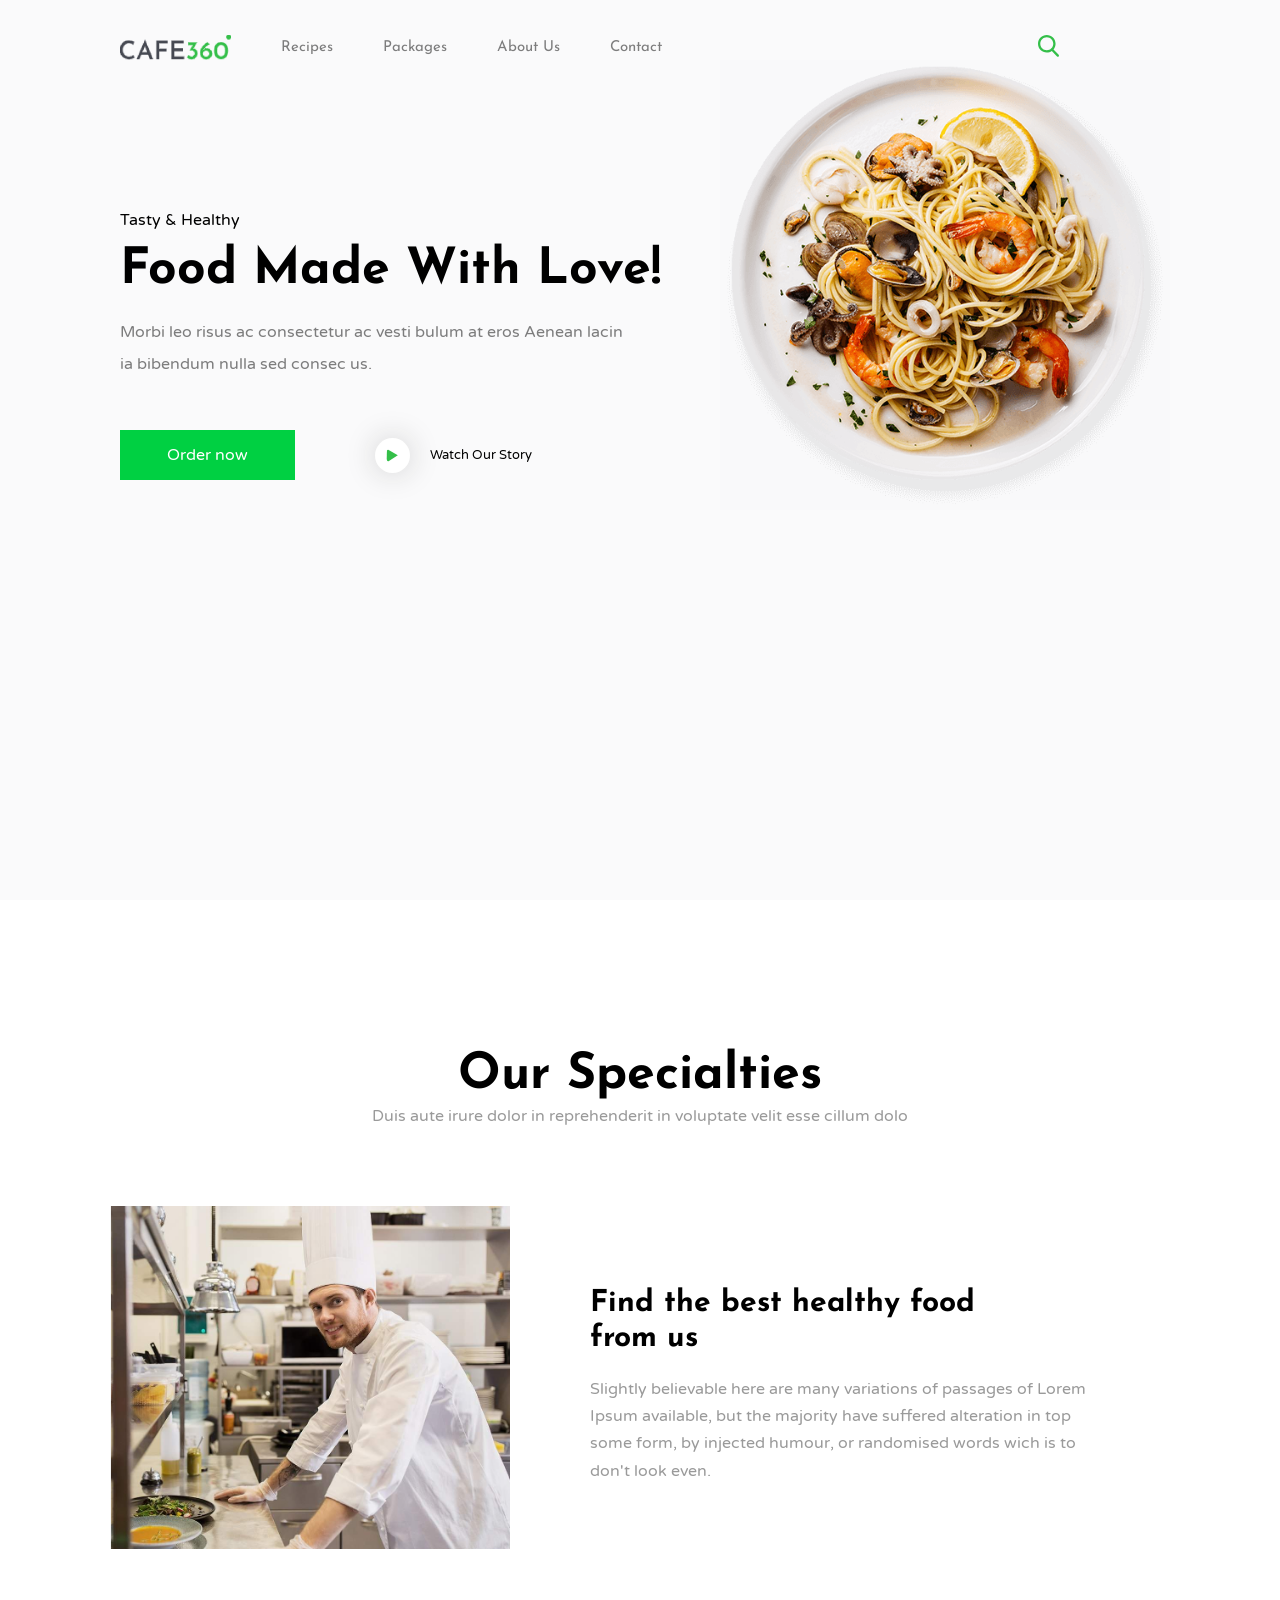
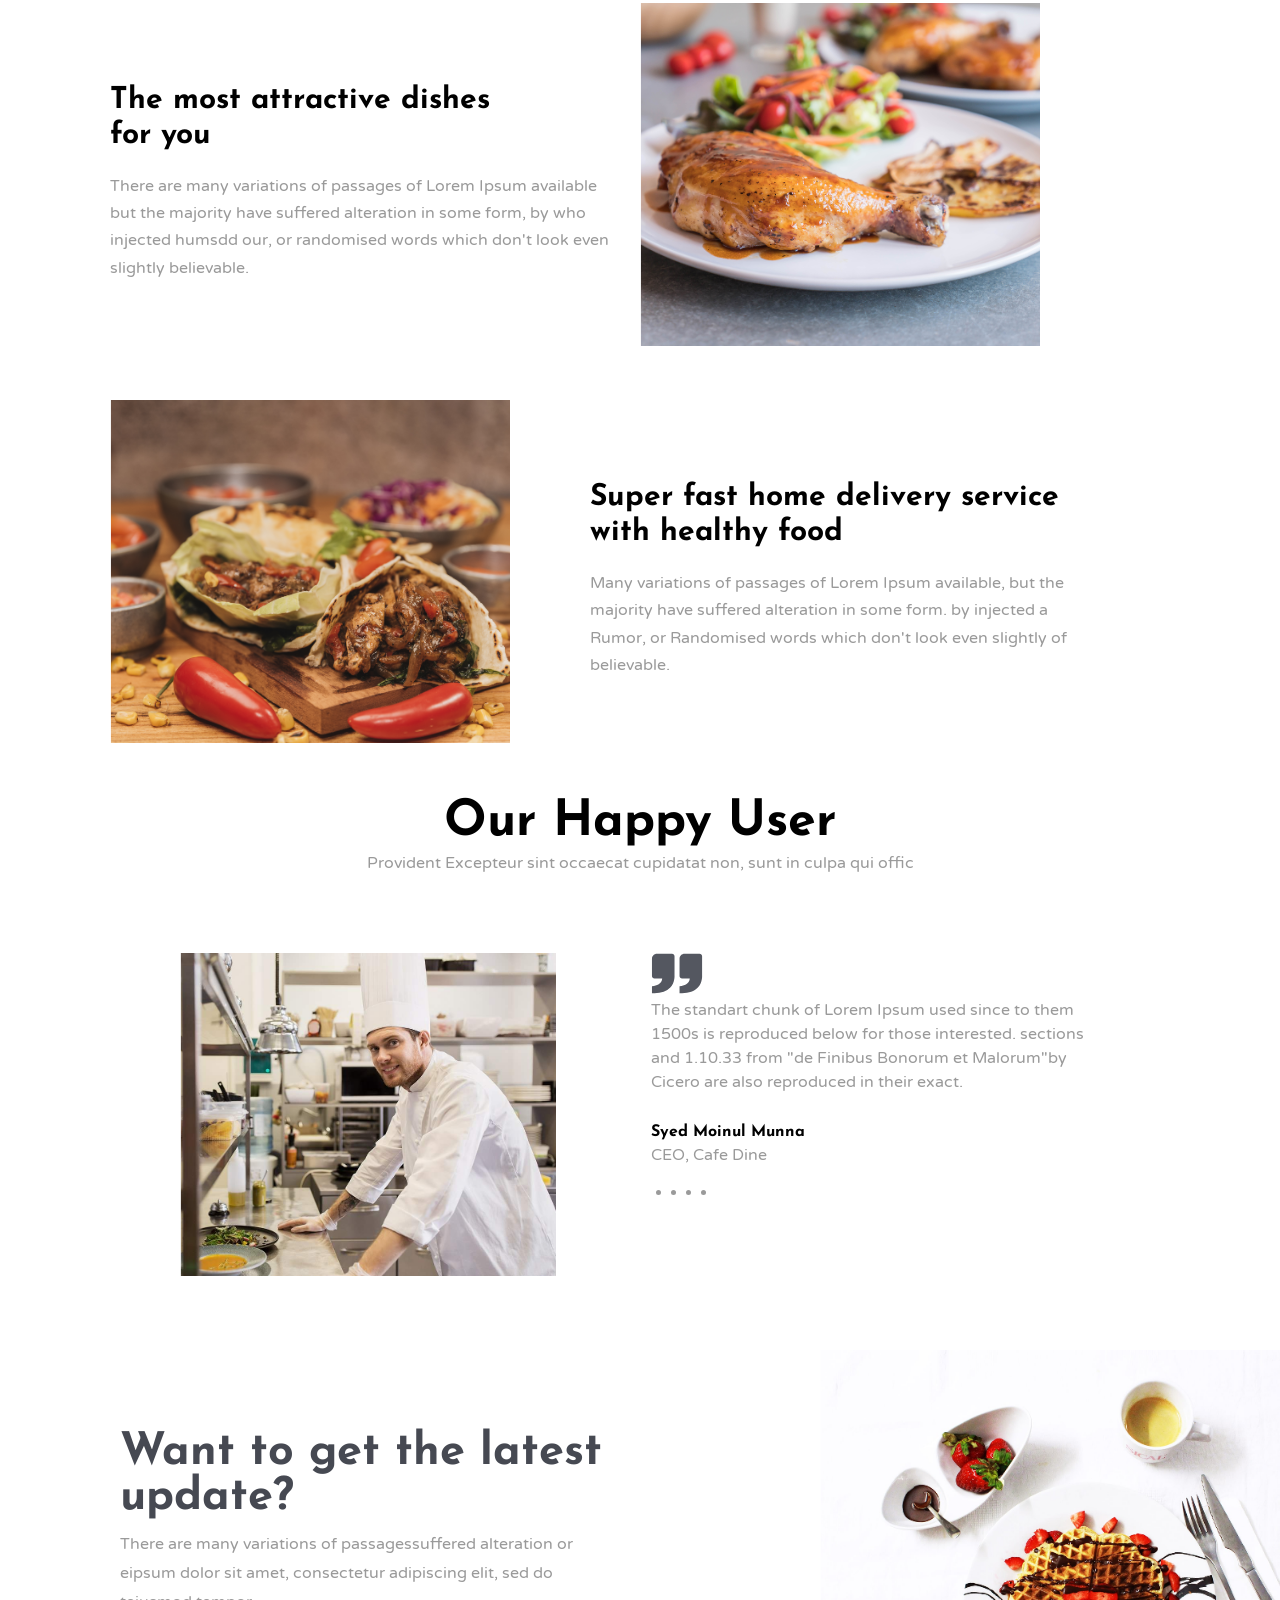
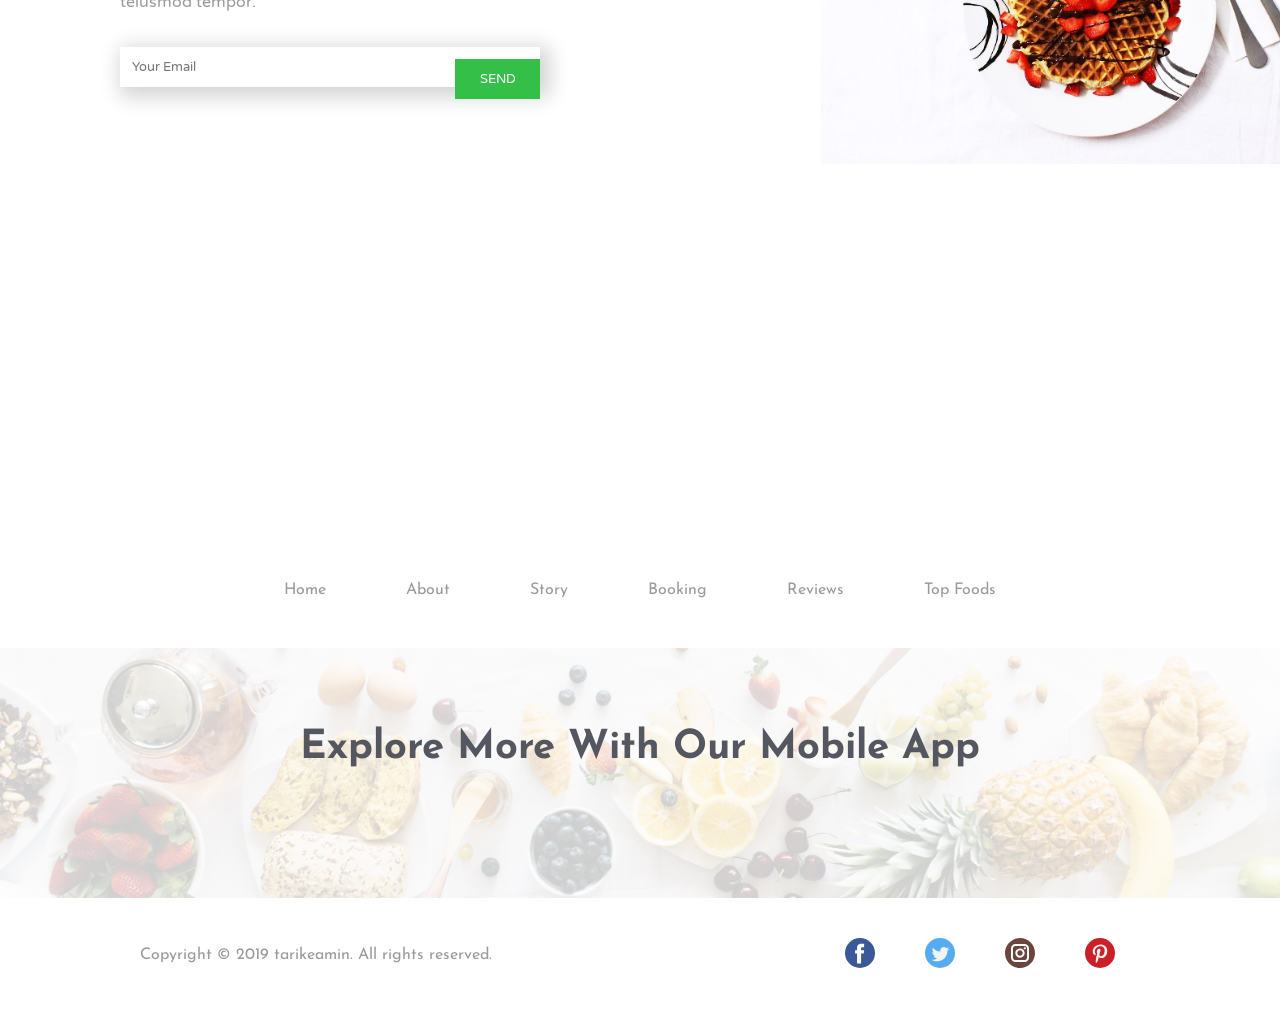
<file: index.html>
<!DOCTYPE html>
<html lang="en">
<head>
	<meta charset="UTF-8">
	<meta name="viewport" content="width=device-width, initial-scale=1.0">
	<link rel="preconnect" href="https://fonts.gstatic.com">
	<link href="https://fonts.googleapis.com/css2?family=Josefin+Sans:ital,wght@0,100;0,200;0,300;0,400;0,500;0,600;0,700;1,100;1,200;1,300;1,400;1,500;1,600;1,700&family=Varela+Round&display=swap" rel="stylesheet">
	<link rel="stylesheet" href="css/style.css">
	<title>Document</title>
</head>
<body>
	<header class="header">
		<div class="container">
			<div class="nav">
				<img class="nav-img" src="img/logo.PNG">
				<ul class="nav-item">
					<li class="nav-list">
						<a href="#" class="nav-link">Recipes</a>
					</li>
					<li class="nav-list">
						<a href="#" class="nav-link">Packages</a>
					</li>
					<li class="nav-list">
						<a href="#" class="nav-link">About Us</a>
					</li>
					<li class="nav-list">
						<a href="#" class="nav-link">Contact</a>
					</li>
				</ul>
				<button class="nav-button">
					<img class="nav-button-img" src="img/search.svg">
				</button>
			</div>
			<main class="main">
			<div class="food">
				<p class="header-subtext">Tasty & Healthy</p>
				<h1 class="header-title">Food Made With Love!</h1>
				<p class="subtext">Morbi leo risus ac consectetur ac vesti bulum at eros Aenean lacin ia bibendum nulla sed consec us.</p>
				<div class="order">
				<a href="https://brave-wing-efa659.netlify.app/" class="order-link">Order now</a>
				<button class="order">
					<img class="order-img" src="img/play.svg">
					<p class="order-subtext">Watch Our Story</p>
				</button>
			</div>
			</div>
			<div class="header-img">
				<img class="background" src="img/img.svg" >
			</div>
			
			</main>
		</div>
	</header>
	<section class="specialties">
		<div class="container">
			<h1 class="specialties-title">Our Specialties</h1>
			<p class="specialties-subtext">Duis aute irure dolor in reprehenderit in voluptate velit esse cillum dolo</p>
			<div class="flex">
				<div class="image">
					<img class="image-img" src="img/img-2.png">
				</div>
				<div class="info">
					<h2 class="info-title">Find the best healthy food from us</h2>
					<p class="info-subtext">Slightly believable here are many variations of passages of Lorem Ipsum available, but the majority have suffered alteration in top some form, by injected humour, or randomised words wich is to don't look even.</p>
				</div>
			</div>
			<div class="dishes">
				<div class="side">
				<h2 class="dishes-title">The most attractive dishes for you</h2>
				<p class="dishes-subtext">There are many variations of passages of Lorem Ipsum available but the majority have suffered alteration in some form, by who injected humsdd our, or randomised words which don't look even slightly believable.</p>
				</div>
				<div class="dishes-img">
					<img class="dishes-img-image" src="img/img-3.png">
				</div>
			</div>
			<div class="flex">
				<div class="image">
					<img class="image-img" src="img/img-4.png">
				</div>
				<div class="info">
					<h2 class="infos-title">Super fast home delivery service with healthy food</h2>
					<p class="info-subtext">Many variations of passages of Lorem Ipsum available, but the majority have suffered alteration in some form. by injected a Rumor, or Randomised words which don't look even slightly of believable.</p>
				</div>
			</div>
		</div>
	</section>
	<section class="user">
		<div class="container">
		<h1 class="user-title">Our Happy User</h1>
		<p class="user-subtext">Provident Excepteur sint occaecat cupidatat non, sunt in culpa qui offic</p>
		<div class="happy">
			<div class="photo">
			<img src="img/img-2.png" class="happy-img">
			</div>
			<div class="icon">
				<img src="img/bxs-quote-left.svg" class="icon-img">
				<p class="icon-subtext">The standart chunk of Lorem Ipsum used since to them 1500s is reproduced below for those interested. sections and 1.10.33 from "de Finibus Bonorum et Malorum"by Cicero are also reproduced in their exact.</p>
				<p class="happy-subtext">Syed Moinul Munna</p>
				<p class="happy-icon-subtext">CEO, Cafe Dine</p>
				<div class="dot">
				<span></span>
				<span></span>
				<span></span>
				<span></span>
				</div>
			</div>
		</div>
		</div>
	</section>
	<section class="update">
		<div class="container">
			<div class="get">
			<p class="update-subtext">Want to get the latest update?</p>
			<p class="get-subtext">There are many variations of passagessuffered alteration or eipsum dolor sit amet, consectetur adipiscing elit, sed do teiusmod tempor.</p>
			<input class="update-input" placeholder="Your Email" type="email">
			<button class="update-button">
				<p class="update-button-subtext">send</p>
			</button>
			</div>
			<div class="update-img">
				<img src="img/img-5.png" width="500">
			</div>
		</div>
	</section>
	<section class="app">
		<ul class="app-item">
			<li class="app-list">
				<a href="#" class="app-link">Home</a>
			</li>
			<li class="app-list">
				<a href="#" class="app-link">About</a>
			</li>
			<li class="app-list">
				<a href="#" class="app-link">Story</a>
			</li>
			<li class="app-list">
				<a href="#" class="app-link">Booking</a>
			</li>
			<li class="app-list">
				<a href="#" class="app-link">Reviews</a>
			</li>
			<li class="app-list">
				<a href="#" class="app-link">Top Foods</a>
			</li>
		</ul>
		<div class="fruits">
		<p class="app-subtext">Explore More With Our Mobile App</p>
		</div>
		<div class="links">
			<p class="links-subtext">Copyright © 2019 tarikeamin. All rights reserved.</p>
			<a href="#">
				<img class="links-img" src="img/facebook.svg">
			</a>
			<a href="#">
				<img class="links-img" src="img/twitter.svg">
			</a>
			<a href="#">
				<img class="links-img" src="img/instagram.svg">
			</a>
			<a href="#">
				<img class="links-img" src="img/pinterest.svg">
			</a>
		</div>
	</section>
</body>
</html>
</file>
<file: css/style.css>
*{
	margin: 0;
	padding: 0;
	list-style-type: none;
	text-decoration: none;
	box-sizing: border-box;
}
.header{
	background-color: #FAFAFB;
	height: 100vh;
}
header >.container{
	width: 1140px;
	margin: 0 auto;
}
.container{
	width: 1140px;
	margin: 0 auto;
}
.food{
	padding-top: 150px;
	width: 1000px;
    padding-left: 50px;
}
.main{
	position: relative;
	display: flex;
	align-items: center;
}
.background{
	position: absolute;
	top: 0;
	left: 650px;
	width: 450px; 
}
.nav{
	padding-top: 35px;
	padding-right: 80px;
	background-color: #FAFAFB;
	width: 1000px;
	display: flex;
    margin: 0 auto;
}
.nav-img{
	height: 25px;
	margin-left: -20px;
}
.nav-item{
	display: flex;
	justify-content: center;
	align-items: center;
	
}
.nav-list{
	font-family: "Josefin Sans";
	font-size: 15px;
	display: flex;
	justify-content: center;
}
.nav-link{
	margin-left: 50px;
	color: rgba(0 ,0 ,0 ,0.5);
}
.nav-link:focus{
	color: #000;
}
.nav-button{
	border: none;
	outline: none;
	background-color: #FAFAFB;
	margin-left: auto;

}
.header-subtext{
	font-family: "Varela Round";
	padding-bottom: 15px;
}
.header-title{
	font-family: "Josefin Sans";
	font-weight: bold;
	width: 100%;
	font-size: 50px;
	padding-bottom: 20px;
}
.subtext{
	font-family: "Varela Round";
	width: 510px;
	padding-bottom: 50px;
	line-height: 2;
	color: rgba(0 ,0 ,0 ,0.5);
}
.order{
	background-color: #FAFAFB;
	border:none;
	outline: none;
	margin-left: auto;
	width: 1000px;
	display: flex;
	flex-direction: row;
	align-items: center;
}
.order-link-story{
	display: flex;
	align-items: center;
}
.order-link{
	width: 200px;
	text-align: center;
	font-family: "Varela Round";
	color: #fff;
	background-color: #00D042;
	padding-top: 15px;
	padding-bottom: 15px;
	padding-left: 30px;
	padding-right: 30px;
}
.order-img{
	background-color: #fff;
	box-shadow: 0 0 30px 1px lightgrey;
	width: 35px;
	height: 35px;
	padding-top: 10px;
	padding-bottom: 10px;
	padding-right: 10px;
	padding-left: 10px;
	margin-left: 80px;
	border-radius: 50%;
}
.order-subtext{
	font-family: "Varela Round";
	color: #000;
	padding-left: 20px;

}

.specialties{
	margin-top: 150px;
	width: 100vw;
	padding-bottom: 50px;
}
.specialties-title{
	font-family: "Josefin Sans";
	font-size: 50px;
	text-align: center;
}
.specialties-subtext{
	font-family: "Varela Round";
	text-align: center;
	padding-top: 5px;
	padding-bottom: 80px;
	color: #9a9a9a;
}
.image{
	width: 50%;
}
.image-img{
	width: 400px;
	margin-left: 40px;
}
.info{
	width: 50%;
	padding-top: 80px;
	margin-right: 100px;
}
.info-title{
	font-family: "Josefin Sans";
	font-size: 30px;
	width: 400px;
	line-height: 35px;
	padding-bottom: 20px;
}
.info-subtext{
	font-family: "Varela Round";
	width: 500px;
	color: #9a9a9a;
	line-height: 1.7;
}
.flex{
	display: flex;
}
.dishes{
	margin: 50px 0;
	display: flex;
	
}
.dishes-img{
	width: 50%;
}
.side{
	width: 50%;
}
.dishes-title{
	margin-left: 40px;
	padding-top: 80px;
	font-family: "Josefin Sans";
	font-size: 30px;
	width: 400px;
	line-height: 35px;
	padding-bottom: 20px;
}
.dishes-subtext{
	margin-left: 40px;
	font-family: "Varela Round";
	width: 500px;
	color: #9a9a9a;
	line-height: 1.7;
}
.dishes-img-image{
	width: 400px;
}
.infos-title{
	font-family: "Josefin Sans";
	font-size: 30px;
	width: 500px;
	line-height: 35px;
	padding-bottom: 20px;
}
.user >.container{
	width: 1140px;
	margin: 0 auto;
}
.user-title{
	text-align: center;
	font-family: "Josefin Sans";
	font-size: 50px;
	padding-bottom: 5px;
}
.user-subtext{
	text-align: center;
	font-family: "Varela Round";
	color: #9a9a9a;
	padding-bottom: 80px;
}
.happy{
	display: flex;
	justify-content: center;
}
.icon-img{
	width: 52px;
    height: 41px;
}
.icon-subtext{
	width: 450px;
	line-height: 1.5;
	color: #9a9a9a;
	font-family: "Varela Round";
	padding-bottom: 30px;
}
.happy-subtext{
	font-family: "Josefin Sans";
	font-weight: bold;
}
.happy-icon-subtext{
	font-family: "Varela Round";
	color: #9a9a9a;
	padding-top: 5px;
}
.happy-img{
	width: 80%;
}
.dot{
	display: flex;
	align-items: center;
	margin-top: 20px;

}
span{
	width: 5px;
	height: 5px;
	background-color: #9a9a9a;
	margin: 5px;
	border-radius: 50%;
}
span:hover{
	background-color: #34bf49;
	width: 10px;
	height: 10px;
}
.update > .container{
	display: flex;
	width: 1140px;
	margin-left: auto;
	padding-left: 50px;
}
.update{
	height: 100vh;
}
.get{
	width: 50%;
}
.update-subtext{
	color: #464952;
	padding-top: 150px;
	font-family: "Josefin Sans";
	font-size: 45px;
	font-weight: bold;
	padding-bottom: 10px;

}
.get-subtext{
	font-family: "Varela Round";
	width: 500px;
	color: #9a9a9a;
	line-height: 1.8;
	padding-bottom: 30px;
}
.update-input{
	font-family: "Varela Round";
	position: relative;
	box-shadow: 5px 5px 20px 5px lightgrey;
	outline: none;
	border: none;
	padding-left: 12px;
	padding-right: 100px;
	padding-top: 12px;
	padding-bottom: 12px;
	width: 420px;
}
.update-button{
	font-family: "Varela Round";
	color: #fff;
	position: absolute;
	width: 85px;
	left: 455px;
	bottom: -2399px;
	outline: none;
	padding: 12px;
	text-transform: uppercase;
	background-color: #34bf49;
	border: none;
}
.update-img{
	margin-top: 70px;
	margin-left: 200px;
	width: 50%;
}
.app-item{
	display: flex;
	align-items: center;
	justify-content: center;
}
.app-list{
	margin-bottom: 50px;
}
.app-link{
	font-family: "Josefin Sans";
	color: #9a9a9a;
	padding: 40px;
}
.app-link:focus{
	color: #34bf49;
}
.app-subtext{
	font-family: "Josefin Sans";
	font-size: 40px;
	font-weight: bold;
	color: #545760;
	text-align: center;
	padding-top: 80px;
}
.fruits{
	background-image: 
	  linear-gradient( hsla(0, 0%, 100%, 0.8),50%,rgba(255, 255, 255, 0.8)),
	  url("../img/img (2).png");
	width: 100vw;
	height: 250px;
	background-size: cover;
	background-repeat: no-repeat;
}
.links{
	width: 1000px;
	margin: 0 auto;
	padding: 40px 0;
	display: flex;
	justify-content: center;
	align-items: center;
}

.links-subtext{
	margin-right: auto;
	font-family: "Josefin Sans";
	color: #9a9a9a;
}
.links-img{
	margin: 0 25px;
	width: 30px;
}
</file>
